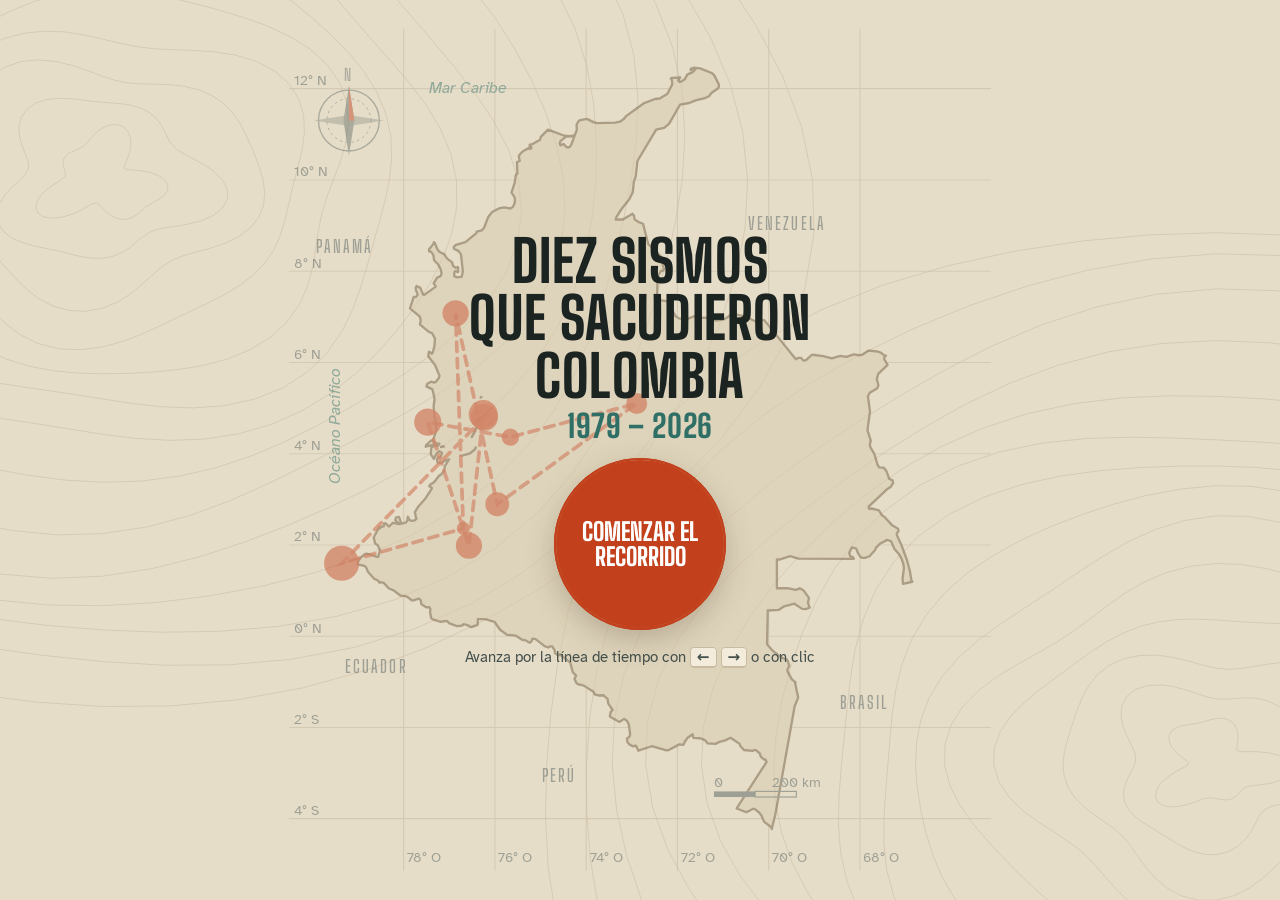
<file: index.html>
<!doctype html>
<html lang="es" data-theme="light">
<head>
  <meta charset="utf-8">
  <meta name="viewport" content="width=device-width, initial-scale=1, viewport-fit=cover">
  <title>Diez sismos que sacudieron Colombia</title>
  <link rel="preconnect" href="https://fonts.googleapis.com">
  <link rel="preconnect" href="https://fonts.gstatic.com" crossorigin>
  <link rel="stylesheet" href="https://fonts.googleapis.com/css2?family=Big+Shoulders+Display:wght@600;800&family=Atkinson+Hyperlegible:ital,wght@0,400;0,700;1,400&display=swap">
  <link rel="stylesheet" href="estilos3.css">
</head>
<body>
<canvas id="topo" aria-hidden="true"></canvas>

<div class="cover" id="cover">
  <svg class="ghostmap" id="ghost" viewBox="0 0 300 360" aria-hidden="true"></svg>
  <div class="cover-in">
    <h1>Diez sismos que sacudieron Colombia<span>1979 – 2026</span></h1>
    <button class="go" id="go" type="button">Comenzar el recorrido</button>
    <p class="hint">Avanza por la línea de tiempo con <kbd>←</kbd> <kbd>→</kbd> o con clic</p>
  </div>
</div>

<div class="app line" id="app" hidden>
  <div class="top">
    <h1>Diez sismos <span>que sacudieron Colombia</span></h1>
    <span class="sp"></span>
    <button class="btn" type="button" id="play" aria-pressed="false"><svg viewBox="0 0 16 16" aria-hidden="true" id="play-ico"><path d="M5 3v10l8-5z" fill="currentColor"/></svg><span id="play-t">Automático</span></button>
    <button class="btn" type="button" id="b-line">Línea de tiempo</button>
    <button class="btn" type="button" id="b-src">Fuentes</button>
    <button class="btn" type="button" id="b-full" aria-label="Pantalla completa"><svg viewBox="0 0 16 16" aria-hidden="true"><path d="M2 6V2h4M10 2h4v4M14 10v4h-4M6 14H2v-4" fill="none" stroke="currentColor" stroke-width="1.8"/></svg></button>
  </div>

  <section class="bigline" id="bigline" aria-label="Línea de tiempo">
    <div class="bl-head" id="bl-head" aria-live="polite"></div>
    <div class="bl-track" id="bl-track"><div class="bl-inner" id="bl-inner"><canvas id="bl-seis" aria-hidden="true"></canvas><svg id="bl-svg" role="group" aria-label="Sismos en el tiempo"></svg></div></div>
    <p class="bl-hint" id="bl-hint"></p>
  </section>

  <div class="stage">
    <div class="mapbox">
      <div class="zoomctl" role="group" aria-label="Zoom del mapa"><button type="button" id="z-in" aria-label="Acercar">+</button><button type="button" id="z-out" aria-label="Alejar">−</button><button type="button" id="z-reset" aria-label="Volver a centrar en el sismo"><svg viewBox="0 0 16 16" aria-hidden="true"><circle cx="8" cy="8" r="5" fill="none" stroke="currentColor" stroke-width="1.6"/><circle cx="8" cy="8" r="1.6" fill="currentColor"/><path d="M8 0v3M8 13v3M0 8h3M13 8h3" stroke="currentColor" stroke-width="1.6"/></svg></button></div>
      <svg id="map" viewBox="0 0 300 360" role="img" aria-label="Mapa de Colombia con el recorrido de los epicentros"></svg>
      <div class="legend" id="legend"><span><b></b>Epicentro</span><span><span class="sw2" style="background:transparent;border:1.5px solid var(--rojo)"></span>Departamentos más afectados</span><span id="leg-regs"></span></div>
    </div>
    <div class="notewrap">
      <article class="note" id="note" aria-live="polite"></article>
    </div>
  </div>

  <div class="strip">
    <canvas id="seis" aria-hidden="true"></canvas>
    <div class="strip-in">
      <button class="arrow" id="prev" type="button" aria-label="Sismo anterior"><svg viewBox="0 0 16 16" aria-hidden="true"><path d="M10 3 5 8l5 5" fill="none" stroke="currentColor" stroke-width="2"/></svg></button>
      <div class="years" id="years" role="group" aria-label="Línea de tiempo"></div>
      <button class="arrow" id="next" type="button" aria-label="Sismo siguiente"><svg viewBox="0 0 16 16" aria-hidden="true"><path d="m6 3 5 5-5 5" fill="none" stroke="currentColor" stroke-width="2"/></svg></button>
    </div>
    <span class="count num" id="count"></span>
  </div>
</div>

<div class="modal" id="modal" hidden role="dialog" aria-modal="true" aria-labelledby="cmp-t">
  <div class="cmp" id="cmp"></div>
</div>

<div class="panel" id="panel" hidden role="dialog" aria-modal="true" aria-labelledby="src-t">
  <div class="in">
    <div><button class="btn" type="button" id="src-close">Volver al recorrido</button></div>
    <h2 id="src-t">Fuentes</h2>
    <ol id="src-list"></ol>
    <p>Horas en hora local de Colombia. Las cifras de víctimas son de la fuente indicada en cada sismo y pueden diferir entre entidades. Balance nacional de 2026 con corte al 15 de septiembre de 2026 (UNGRD). Límites departamentales: mapa de Colombia de svg-maps (Victor Cazanave), licencia CC BY 4.0, georreferenciado para esta pieza. Las regiones naturales son aproximadas, trazadas a partir de los departamentos. Pieza elaborada para un reportaje universitario sobre Roldanillo (Valle del Cauca).</p>
  </div>
</div>

<script src="recorrido3.js"></script>
</body>
</html>
</file>
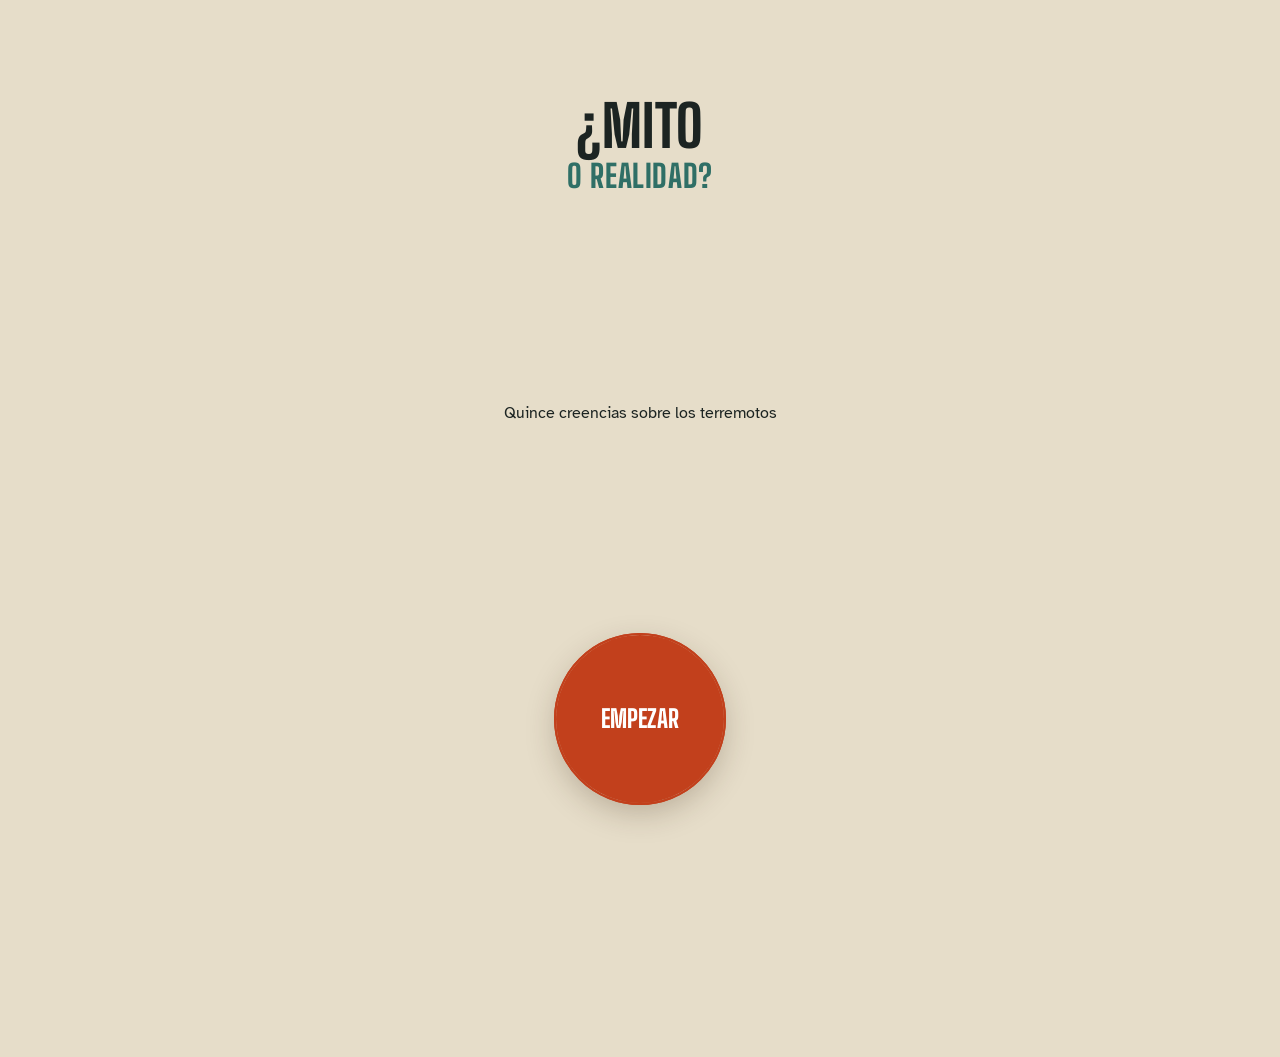
<file: index (2).html>
<!doctype html>
<html lang="es">
<head>
  <meta charset="utf-8">
  <meta name="viewport" content="width=device-width, initial-scale=1, viewport-fit=cover">
  <title>¿Mito o realidad? Terremotos</title>
  <link rel="preconnect" href="https://fonts.googleapis.com">
  <link rel="preconnect" href="https://fonts.gstatic.com" crossorigin>
  <link rel="stylesheet" href="https://fonts.googleapis.com/css2?family=Big+Shoulders+Display:wght@600;800&family=Atkinson+Hyperlegible:ital,wght@0,400;0,700;1,400&display=swap">
  <link rel="stylesheet" href="styles.css">
</head>
<body>
<canvas id="scene" aria-hidden="true"></canvas>
<div class="app" id="app">
  <div class="topbar" id="topbar" hidden>
    <button class="btn ghost" id="to-menu" type="button"><svg viewBox="0 0 16 16" aria-hidden="true"><path d="M2 4h12M2 8h12M2 12h12" stroke="currentColor" stroke-width="1.8"/></svg>Inicio</button>
    <span class="brand">¿Mito o realidad?</span>
    <span class="spacer"></span>
    <button class="btn ghost" id="t-src" type="button">Fuentes</button>
    <div class="meter"><span><b class="num" id="hits">0</b>aciertos</span><span><b class="num" id="streak">0</b>seguidos</span></div>
    <div class="track" id="track" aria-hidden="true"></div>
    <span class="sr" id="ptxt"></span>
  </div>

  <section class="screen" id="s-menu" aria-labelledby="m-title">
    <div class="cover">
      <h1 id="m-title">¿Mito<span>o realidad?</span></h1>
      <p class="cover-sub">Quince creencias sobre los terremotos</p>
      <button class="go" type="button" id="m-start">Empezar</button>
    </div>
  </section>

  <section class="screen" id="s-rules" hidden aria-labelledby="r-title">
    <div class="rules">
      <h2 id="r-title">Antes de empezar</h2>
      <p class="aware">Después de un terremoto circulan muchas ideas: que se puede predecir, que lo anuncia el clima, que el marco de la puerta protege. Algunas son inofensivas; otras llevan a tomar malas decisiones cuando más importa. Esta actividad busca informar sobre las creencias más comunes y contrastarlas con lo que dicen el Servicio Geológico Colombiano, el USGS y otras fuentes científicas.</p>
      <h3 class="how">Cómo funciona</h3>
      <ol class="steps">
        <li><b>Lee la afirmación.</b><span>Son ideas que circulan sobre los terremotos.</span></li>
        <li><b>Elige una respuesta.</b><span><em class="t mito">Mito</em> si es falsa, <em class="t realidad">Realidad</em> si es cierta y <em class="t medias">A medias</em> si tiene algo de cierto pero engaña.</span></li>
        <li><b>Lee el veredicto.</b><span>Verás la explicación y su fuente. En “Quiero saber más” hay contexto de Colombia.</span></li>
        <li><b>Mira el terreno.</b><span>Cada respuesta incorrecta sacude la tierra y la agrieta, como recordatorio de lo que está en juego cuando creemos en un mito.</span></li>
      </ol>
      <p class="keys">Puedes responder con el ratón o con el teclado: teclas <kbd>1</kbd> <kbd>2</kbd> <kbd>3</kbd> para responder y <kbd>→</kbd> para pasar a la siguiente. Con <kbd>←</kbd> o el botón “Anterior” vuelves a ver las que ya respondiste.</p>
      <div><button class="btn primary" type="button" id="r-go">Entendido, empezar</button></div>
    </div>
  </section>

  <section class="screen" id="s-play" hidden aria-label="Afirmaciones">
    <div class="play">
      <div class="stage" id="stage">
        <div class="card" id="card">
          <div class="face front" id="front">
            <span class="n num" id="f-n">Afirmación 1 de 15</span>
            <p class="claim" id="f-claim"></p>
            <div class="backrow"><button class="btn ghost" id="prev2" type="button">← Volver a la anterior</button></div>
          </div>
          <div class="face back" id="back" aria-hidden="true">
            <div class="verdict"><span class="tag" id="b-tag"></span><span class="result" id="b-res"></span></div>
            <p class="short" id="b-short"></p>
            <p class="src" id="b-src"></p>
            <details class="more" id="b-more">
              <summary>Quiero saber más</summary>
              <p id="b-long"></p>
              <ul id="b-links"></ul>
            </details>
            <div class="nextrow"><button class="btn ghost" id="prev" type="button">← Anterior</button><button class="btn" id="next" type="button">Siguiente</button></div>
          </div>
        </div>
      </div>
      <div class="choices" role="group" aria-label="Tu respuesta" id="choices">
        <button class="choice" type="button" data-v="mito">Mito<small>tecla 1</small></button>
        <button class="choice" type="button" data-v="medias">A medias<small>tecla 2</small></button>
        <button class="choice" type="button" data-v="realidad">Realidad<small>tecla 3</small></button>
      </div>
      <p class="ground-msg" id="ground-msg">Elige una respuesta con el ratón, con las flechas y Enter o con las teclas 1, 2 y 3.</p>
      <p class="sr" aria-live="polite" id="live"></p>
    </div>
  </section>

  <section class="screen" id="s-final" hidden aria-label="Resultado"></section>
</div>

<div class="panel" id="p-how" hidden role="dialog" aria-modal="true" aria-labelledby="how-t">
  <div class="inner">
    <div><button class="btn ghost" type="button" data-close>Volver</button></div>
    <h2 id="how-t">Cómo funciona</h2>
    <p>Cada tarjeta presenta una afirmación que circula sobre los terremotos. Elige una de tres respuestas:</p>
    <p><b>Mito:</b> la evidencia científica la contradice. <b>Realidad:</b> la evidencia la respalda. <b>A medias:</b> tiene una parte cierta, pero tal como se dice es engañosa.</p>
    <p>Después de responder verás el veredicto, una explicación corta y su fuente. “Quiero saber más” amplía el contexto, con ejemplos de Colombia cuando los hay. Al final aparece la lista completa de afirmaciones y veredictos para repasar.</p>
    <p>Con el teclado: flechas izquierda y derecha para moverte entre respuestas, Enter para elegir y para pasar a la siguiente; también sirven las teclas 1, 2 y 3. Con el botón “Anterior”, la flecha izquierda o tocando la barra de progreso vuelves a las afirmaciones que ya viste. Esc vuelve al menú.</p>
    <p>El fondo es una ilustración del terreno con un sismógrafo. Cuando una respuesta es incorrecta, el terreno se sacude, se agrieta y caen fragmentos de roca; cuando es correcta, se aquieta. Si tu equipo tiene activada la opción de reducir movimiento, los cambios se muestran sin animación.</p>
  </div>
</div>
<div class="panel" id="p-src" hidden role="dialog" aria-modal="true" aria-labelledby="src-t">
  <div class="inner">
    <div><button class="btn ghost" type="button" data-close>Volver</button></div>
    <h2 id="src-t">Fuentes</h2>
    <ol id="fuentes-list"></ol>
    <p>Pieza elaborada para un reportaje universitario sobre el terremoto del 10 de agosto de 2026 y Roldanillo (Valle del Cauca). Fuentes consultadas hasta el 22 de octubre de 2026.</p>
  </div>
</div>

<script src="script.js"></script>
</body>
</html>
</file>
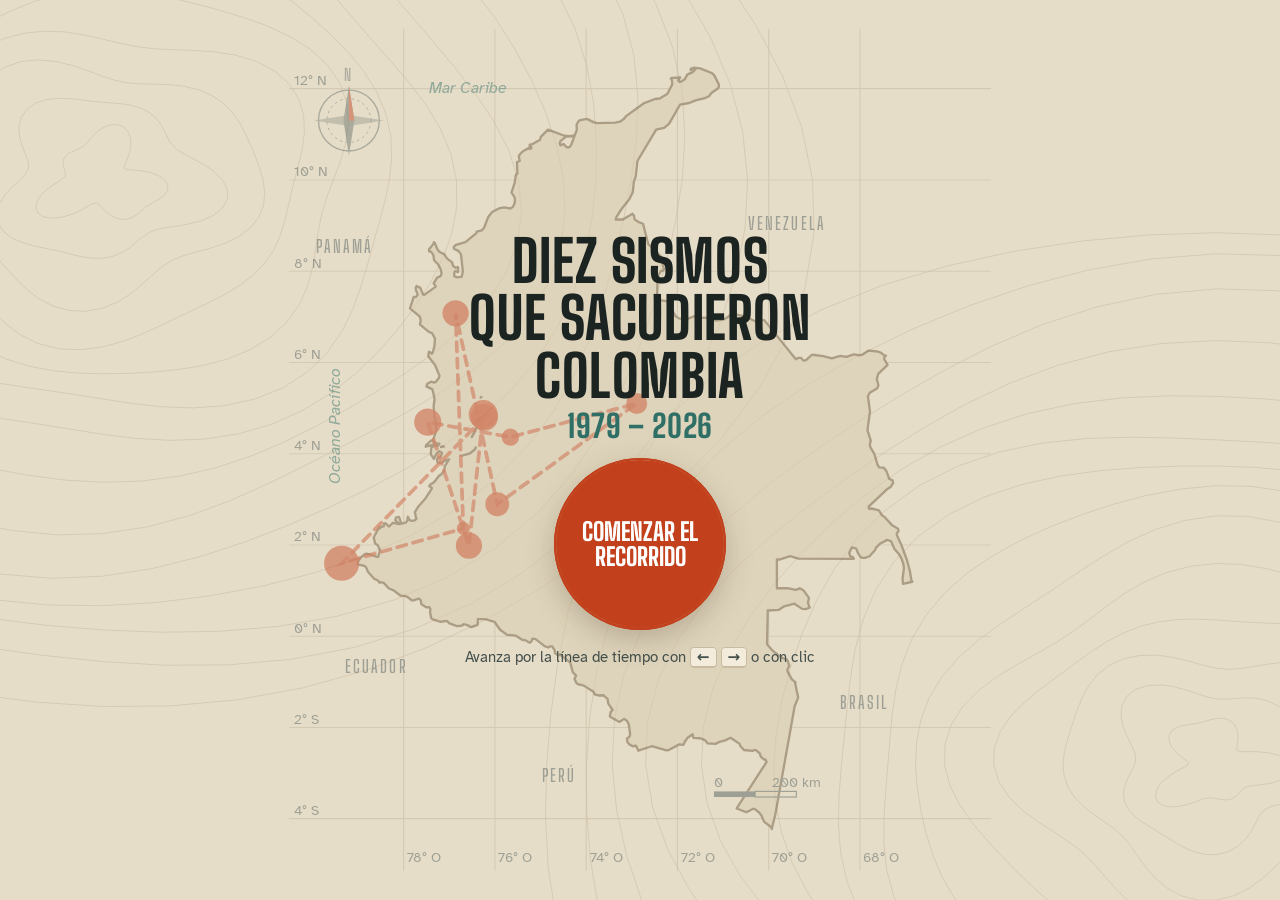
<file: recorrido.html>
<!doctype html>
<html lang="es" data-theme="light">
<head>
  <meta charset="utf-8">
  <meta name="viewport" content="width=device-width, initial-scale=1, viewport-fit=cover">
  <title>Diez sismos que sacudieron Colombia</title>
  <link rel="preconnect" href="https://fonts.googleapis.com">
  <link rel="preconnect" href="https://fonts.gstatic.com" crossorigin>
  <link rel="stylesheet" href="https://fonts.googleapis.com/css2?family=Big+Shoulders+Display:wght@600;800&family=Atkinson+Hyperlegible:ital,wght@0,400;0,700;1,400&display=swap">
  <link rel="stylesheet" href="styles.css">
</head>
<body>
<canvas id="topo" aria-hidden="true"></canvas>

<div class="cover" id="cover">
  <svg class="ghostmap" id="ghost" viewBox="0 0 300 360" aria-hidden="true"></svg>
  <div class="cover-in">
    <h1>Diez sismos que sacudieron Colombia<span>1979 – 2026</span></h1>
    <button class="go" id="go" type="button">Comenzar el recorrido</button>
    <p class="hint">Avanza por la línea de tiempo con <kbd>←</kbd> <kbd>→</kbd> o con clic</p>
  </div>
</div>

<div class="app line" id="app" hidden>
  <div class="top">
    <h1>Diez sismos <span>que sacudieron Colombia</span></h1>
    <span class="sp"></span>
    <button class="btn" type="button" id="play" aria-pressed="false"><svg viewBox="0 0 16 16" aria-hidden="true" id="play-ico"><path d="M5 3v10l8-5z" fill="currentColor"/></svg><span id="play-t">Automático</span></button>
    <button class="btn" type="button" id="b-line">Línea de tiempo</button>
    <button class="btn" type="button" id="b-src">Fuentes</button>
    <button class="btn" type="button" id="b-full" aria-label="Pantalla completa"><svg viewBox="0 0 16 16" aria-hidden="true"><path d="M2 6V2h4M10 2h4v4M14 10v4h-4M6 14H2v-4" fill="none" stroke="currentColor" stroke-width="1.8"/></svg></button>
  </div>

  <section class="bigline" id="bigline" aria-label="Línea de tiempo">
    <div class="bl-head" id="bl-head" aria-live="polite"></div>
    <div class="bl-track" id="bl-track"><div class="bl-inner" id="bl-inner"><canvas id="bl-seis" aria-hidden="true"></canvas><svg id="bl-svg" role="group" aria-label="Sismos en el tiempo"></svg></div></div>
    <p class="bl-hint" id="bl-hint"></p>
  </section>

  <div class="stage">
    <div class="mapbox">
      <div class="zoomctl" role="group" aria-label="Zoom del mapa"><button type="button" id="z-in" aria-label="Acercar">+</button><button type="button" id="z-out" aria-label="Alejar">−</button><button type="button" id="z-reset" aria-label="Volver a centrar en el sismo"><svg viewBox="0 0 16 16" aria-hidden="true"><circle cx="8" cy="8" r="5" fill="none" stroke="currentColor" stroke-width="1.6"/><circle cx="8" cy="8" r="1.6" fill="currentColor"/><path d="M8 0v3M8 13v3M0 8h3M13 8h3" stroke="currentColor" stroke-width="1.6"/></svg></button></div>
      <svg id="map" viewBox="0 0 300 360" role="img" aria-label="Mapa de Colombia con el recorrido de los epicentros"></svg>
      <div class="legend" id="legend"><span><b></b>Epicentro</span><span><span class="sw2" style="background:transparent;border:1.5px solid var(--rojo)"></span>Departamentos más afectados</span><span id="leg-regs"></span></div>
    </div>
    <div class="notewrap">
      <article class="note" id="note" aria-live="polite"></article>
    </div>
  </div>

  <div class="strip">
    <canvas id="seis" aria-hidden="true"></canvas>
    <div class="strip-in">
      <button class="arrow" id="prev" type="button" aria-label="Sismo anterior"><svg viewBox="0 0 16 16" aria-hidden="true"><path d="M10 3 5 8l5 5" fill="none" stroke="currentColor" stroke-width="2"/></svg></button>
      <div class="years" id="years" role="group" aria-label="Línea de tiempo"></div>
      <button class="arrow" id="next" type="button" aria-label="Sismo siguiente"><svg viewBox="0 0 16 16" aria-hidden="true"><path d="m6 3 5 5-5 5" fill="none" stroke="currentColor" stroke-width="2"/></svg></button>
    </div>
    <span class="count num" id="count"></span>
  </div>
</div>

<div class="modal" id="modal" hidden role="dialog" aria-modal="true" aria-labelledby="cmp-t">
  <div class="cmp" id="cmp"></div>
</div>

<div class="panel" id="panel" hidden role="dialog" aria-modal="true" aria-labelledby="src-t">
  <div class="in">
    <div><button class="btn" type="button" id="src-close">Volver al recorrido</button></div>
    <h2 id="src-t">Fuentes</h2>
    <ol id="src-list"></ol>
    <p>Horas en hora local de Colombia. Las cifras de víctimas son de la fuente indicada en cada sismo y pueden diferir entre entidades. Balance nacional de 2026 con corte al 15 de septiembre de 2026 (UNGRD). Límites departamentales: mapa de Colombia de svg-maps (Victor Cazanave), licencia CC BY 4.0, georreferenciado para esta pieza. Las regiones naturales son aproximadas, trazadas a partir de los departamentos. Pieza elaborada para un reportaje universitario sobre Roldanillo (Valle del Cauca).</p>
  </div>
</div>

<script src="recorrido.js"></script>
</body>
</html>
</file>
<file: estilos3.css>
/* Layout: aplicación de pantalla completa. Portada con un botón central → recorrido: mapa grande de Colombia con la ruta de los epicentros (izq.), nota de campo clavada con los datos del sismo (der.), franja de línea de tiempo con sismógrafo abajo. Comparar se abre desde la nota. */
:root{
  --tierra:#8A6A4A;--musgo:#7E9A5B;--ocre:#D9A441;--rojo:#F0602E;--accent:#6FB8A6;--neutro:#E9EFEA;--oscuro:#0F1A1C;
  --bg:#0F1A1C;--surface:#152326;--surface-2:#1E3034;--ink:#E9EFEA;--ink-2:#B9C6C1;--ink-3:#8B9A95;--line:#2B3E42;
  --paper:#1B2A2D;--paper-edge:#2E4246;--sea:#13292D;--land:#26393A;--land-stroke:#6C8E87;--grat:#22383C;
  --strata-1:#6E5A45;--strata-2:#5C4A39;--strata-3:#4B3D30;--mantle:#3A2C24;
  --serie-a:#C07E25;--serie-b:#3D8FC4;--focus:#8FD3C2;--pin:#E2452A;--shadow:rgba(0,0,0,.45);
  --r-caribe:#7E602C;--r-andina:#5E3E31;--r-pacifica:#1D5C56;--r-orinoquia:#6A6528;--r-amazonia:#2F5E2B;
  color-scheme:dark;
  --f-display:"Big Shoulders Display","Arial Narrow",Impact,sans-serif;
  --f-body:"Atkinson Hyperlegible",system-ui,-apple-system,"Segoe UI",sans-serif;
}
@media (prefers-color-scheme: light){
  :root:not([data-theme="dark"]){
    --tierra:#6B4A2F;--musgo:#56683A;--ocre:#9A6A1C;--rojo:#C2401C;--accent:#2F6F66;
    --bg:#E6DDC9;--surface:#F3ECDD;--surface-2:#E0D5BE;--ink:#1C2422;--ink-2:#45504C;--ink-3:#66706B;--line:#C9BB9F;
    --paper:#F7F1E3;--paper-edge:#D8CBB0;--sea:#A7D0D2;--land:#D9CDB0;--land-stroke:#7D6A4F;--grat:#C7BCA3;
    --strata-1:#D2BC94;--strata-2:#BFA27A;--strata-3:#A68762;--mantle:#B8946C;
    --serie-a:#9A5F12;--serie-b:#1F6E99;--focus:#1F6E99;--pin:#C9361F;--shadow:rgba(60,40,20,.25);--r-caribe:#EBC27C;--r-andina:#DBA67A;--r-pacifica:#8CC5AE;--r-orinoquia:#DCCB5E;--r-amazonia:#8CC174;color-scheme:light}
}
:root[data-theme="light"]{
    --tierra:#6B4A2F;--musgo:#56683A;--ocre:#9A6A1C;--rojo:#C2401C;--accent:#2F6F66;
    --bg:#E6DDC9;--surface:#F3ECDD;--surface-2:#E0D5BE;--ink:#1C2422;--ink-2:#45504C;--ink-3:#66706B;--line:#C9BB9F;
    --paper:#F7F1E3;--paper-edge:#D8CBB0;--sea:#A7D0D2;--land:#D9CDB0;--land-stroke:#7D6A4F;--grat:#C7BCA3;
    --strata-1:#D2BC94;--strata-2:#BFA27A;--strata-3:#A68762;--mantle:#B8946C;
    --serie-a:#9A5F12;--serie-b:#1F6E99;--focus:#1F6E99;--pin:#C9361F;--shadow:rgba(60,40,20,.25);--r-caribe:#EBC27C;--r-andina:#DBA67A;--r-pacifica:#8CC5AE;--r-orinoquia:#DCCB5E;--r-amazonia:#8CC174;color-scheme:light}



*{box-sizing:border-box}
[hidden]{display:none!important}
html,body{height:100%}
body{background:var(--bg);color:var(--ink);font-family:var(--f-body);font-size:16px;line-height:1.45;margin:0;overflow:hidden}
a{color:inherit;text-decoration-color:var(--ocre);text-underline-offset:3px}
:focus-visible{outline:3px solid var(--focus);outline-offset:2px;border-radius:6px}
button,select{font:inherit;color:inherit}
h1,h2,h3{font-family:var(--f-display);font-weight:800;line-height:1;margin:0;text-wrap:balance;letter-spacing:.01em}
.num{font-variant-numeric:tabular-nums}
#topo{position:fixed;inset:0;width:100%;height:100%;z-index:0}

.btn{display:inline-flex;align-items:center;gap:7px;background:var(--surface);border:1.5px solid var(--line);border-radius:8px;padding:7px 12px;cursor:pointer;line-height:1.1}
.btn:hover{border-color:var(--ink)}
.btn svg{width:16px;height:16px;flex:none}

/* Portada */
.cover{position:fixed;inset:0;z-index:20;display:grid;place-items:center;text-align:center;padding-left:max(16px,env(safe-area-inset-left,0px));padding-right:max(16px,env(safe-area-inset-right,0px))}
.cover .ghostmap{position:absolute;left:50%;top:50%;width:min(78vh,92vw);transform:translate(-50%,-50%);opacity:.55;pointer-events:none}
.cover-in{position:relative;display:flex;flex-direction:column;align-items:center;gap:18px}
.cover h1{font-size:clamp(2rem,5.4vw,3.6rem);text-transform:uppercase;max-width:16ch}
.cover h1 span{display:block;color:var(--accent);font-size:.55em;margin-top:6px}
.go{position:relative;width:168px;height:168px;border-radius:50%;border:0;background:var(--rojo);color:#fff;cursor:pointer;font-family:var(--f-display);font-weight:800;font-size:1.55rem;line-height:1.02;text-transform:uppercase;box-shadow:0 10px 30px var(--shadow)}
.go::before,.go::after{content:"";position:absolute;inset:-2px;border-radius:50%;border:2px solid var(--rojo);pointer-events:none}
@media (prefers-reduced-motion:no-preference){
  .go::before{animation:pulse 2.6s ease-out infinite}.go::after{animation:pulse 2.6s ease-out 1.3s infinite}
}
@keyframes pulse{from{transform:scale(1);opacity:.9}to{transform:scale(1.9);opacity:0}}
.go:hover{filter:brightness(1.08)}
.cover .hint{color:var(--ink-2);font-size:.95rem;margin:0}
kbd{font-family:var(--f-body);font-weight:700;border:1px solid var(--line);border-bottom-width:2px;border-radius:4px;padding:0 6px;background:var(--surface)}

/* App */
.app{position:relative;z-index:1;height:100%;display:grid;grid-template-rows:auto minmax(0,1fr) auto}
.top{display:flex;align-items:center;gap:10px 14px;flex-wrap:wrap;padding-block:10px 4px;padding-left:max(16px,env(safe-area-inset-left,0px));padding-right:max(16px,env(safe-area-inset-right,0px))}
.top h1{font-size:1.4rem;text-transform:uppercase}
.top h1 span{color:var(--accent)}
.top .sp{flex:1}
.stage{display:grid;grid-template-columns:minmax(0,1.25fr) minmax(320px,.9fr);gap:12px 24px;min-height:0;padding-left:max(16px,env(safe-area-inset-left,0px));padding-right:max(16px,env(safe-area-inset-right,0px))}
.mapbox{position:relative;min-height:0;display:flex;align-items:center;justify-content:center}
#map{width:100%;height:100%;max-height:100%;display:block;cursor:pointer}
.legend{position:absolute;left:0;bottom:6px;font-size:.78rem;color:var(--ink-2);background:color-mix(in srgb,var(--surface) 88%,transparent);border:1px solid var(--line);border-radius:6px;padding:5px 9px;display:flex;gap:12px;flex-wrap:wrap;max-width:100%}
.legend i{display:inline-block;width:18px;border-top:2px dashed var(--rojo);vertical-align:middle;margin-right:5px}
.legend b{display:inline-block;width:9px;height:9px;border-radius:50%;background:var(--rojo);vertical-align:-1px;margin-right:5px}

/* Mapa */
.sea{fill:var(--sea)}
.land{fill:var(--land);stroke:var(--land-stroke);stroke-width:1;stroke-linejoin:round}
.grat{stroke:var(--grat);stroke-width:.5}
.glab{fill:var(--ink-3);font-size:6px;font-family:var(--f-body)}
.nlab{fill:var(--ink-3);font-size:calc(7.5px * var(--zs,1));font-family:var(--f-display);font-weight:600;letter-spacing:.12em;text-transform:uppercase}
.slab{fill:var(--accent);font-size:calc(7px * var(--zs,1));font-family:var(--f-body);font-style:italic;opacity:.85}
.city circle{fill:var(--ink-2)}
.city text{fill:var(--ink-2);font-size:calc(5.6px * var(--zs,1));font-family:var(--f-body)}
.city.rold circle{fill:var(--ocre)}.city.rold text{fill:var(--ink);font-weight:700}
.route-all{fill:none;stroke:var(--rojo);stroke-width:1;stroke-dasharray:3 3;opacity:.28}
.route-done{fill:none;stroke:var(--rojo);stroke-width:1.6;stroke-dasharray:4 3;stroke-linecap:round}
.stop circle.dot{fill:var(--tierra);stroke:var(--surface);stroke-width:1}
.stop text{fill:#fff;font-size:5.4px;font-weight:700;font-family:var(--f-body);text-anchor:middle;pointer-events:none}
.stop.seen circle.dot{fill:var(--musgo)}
.stop.cur circle.dot{fill:var(--rojo);filter:drop-shadow(0 0 3px var(--rojo))}
.stop{cursor:pointer}
.ring{fill:none;stroke:var(--rojo);stroke-width:1}
.ring.b{stroke:var(--serie-b)}
@media (prefers-reduced-motion:no-preference){
  .ring{animation:ripple 2.4s ease-out infinite;transform-box:fill-box;transform-origin:center}
  .ring.r2{animation-delay:.8s}.ring.r3{animation-delay:1.6s}
}
@keyframes ripple{from{transform:scale(.4);opacity:.95}to{transform:scale(4.6);opacity:0}}

.reg{stroke:none}
.dep{fill:none;stroke:var(--land-stroke);stroke-width:.35;stroke-opacity:.7;stroke-linejoin:round}
.outline{fill:none;stroke:var(--land-stroke);stroke-width:1.1;stroke-linejoin:round}
.hl{fill:none;stroke:var(--rojo);stroke-width:1.1;stroke-linejoin:round;filter:drop-shadow(0 0 2px color-mix(in srgb,var(--rojo) 60%,transparent))}
.veil{fill:var(--bg);opacity:.16}
.dlab.on{font-size:calc(4.2px * var(--zs,1));paint-order:stroke;stroke:var(--surface);stroke-width:calc(1.2px * var(--zs,1))}
.stop:not(.cur){opacity:.9}
.dlab{fill:var(--ink-3);font-size:calc(3.5px * var(--zs,1));font-family:var(--f-body);text-transform:uppercase;letter-spacing:.06em;text-anchor:middle;pointer-events:none}
.dlab.on{fill:var(--rojo);font-weight:700}
.rlab{fill:var(--ink-2);opacity:.75;font-size:calc(9px * var(--zs,1));font-family:var(--f-display);font-weight:800;letter-spacing:.28em;text-transform:uppercase;text-anchor:middle;pointer-events:none}
.regchip{display:inline-flex;align-items:center;gap:6px;font-size:.8rem;font-weight:700;padding:2px 9px;border-radius:999px;border:1px solid var(--line);margin:8px 0 0}
.regchip i{width:11px;height:11px;border-radius:3px;border:1px solid var(--land-stroke)}
.legend .sw2{display:inline-block;width:11px;height:11px;border-radius:2px;vertical-align:-1px;margin-right:4px;border:1px solid var(--land-stroke)}

.zoomctl{position:absolute;top:8px;right:8px;z-index:2;display:flex;flex-direction:column;gap:4px}
.zoomctl button{width:34px;height:34px;border-radius:8px;border:1.5px solid var(--line);background:color-mix(in srgb,var(--surface) 92%,transparent);font-size:1.3rem;font-weight:700;line-height:1;cursor:pointer;display:grid;place-items:center}
.zoomctl button:hover{border-color:var(--ink)}
.zoomctl svg{width:16px;height:16px}
#map{touch-action:none}
.stop:focus{outline:none}
#map.grab{cursor:grabbing}
/* Nota de campo */
.notewrap{position:relative;min-height:0;display:flex;align-items:center;padding-block:14px}
.note{position:relative;width:100%;max-height:100%;overflow-y:auto;background:var(--paper);border:1px solid var(--paper-edge);padding:26px 24px 30px;box-shadow:0 14px 30px var(--shadow);transform:rotate(.6deg);
  clip-path:polygon(0 1%,6% 0,14% .8%,25% 0,38% .6%,52% 0,66% .9%,78% .2%,90% .8%,100% 0,99.4% 20%,100% 45%,99.3% 70%,100% 99%,92% 98.4%,84% 100%,73% 98.6%,61% 100%,48% 98.8%,36% 100%,24% 98.5%,12% 100%,3% 98.7%,0 100%,.6% 70%,0 40%,.5% 15%)}
.pin{position:absolute;top:2px;left:50%;width:30px;height:34px;transform:translateX(-50%);z-index:3;pointer-events:none;filter:drop-shadow(0 3px 2px var(--shadow))}
.note.enter{animation:drop .45s cubic-bezier(.2,.8,.3,1)}
@keyframes drop{from{transform:translateY(-14px) rotate(-1.5deg);opacity:0}to{transform:rotate(.6deg);opacity:1}}
.n-head{display:flex;justify-content:space-between;gap:10px;font-size:.8rem;color:var(--ink-3);font-weight:700;margin-top:4px}
.note h2{font-size:clamp(1.8rem,3.4vw,2.6rem);text-transform:uppercase;margin-top:6px}
.note h2 .yr{display:block;color:var(--rojo);font-size:1.5em;line-height:.9}
.when{margin:6px 0 12px;color:var(--ink-2);font-weight:700}
.stats{display:grid;grid-template-columns:repeat(3,minmax(0,1fr));gap:8px;border-block:1px dashed var(--paper-edge);padding-block:10px}
.stat{display:flex;flex-direction:column;gap:2px;min-width:0}
.stat b{font-family:var(--f-display);font-weight:800;font-size:2.1rem;line-height:.95}
.stat small{font-size:.76rem;color:var(--ink-2)}
.stat.m b{color:var(--rojo)}
.sonda{display:flex;gap:6px;align-items:flex-end}
.sonda svg{width:16px;height:40px;flex:none}
.pc{display:inline-block;font-size:.7rem;font-weight:700;padding:0 6px;border-radius:999px;border:1px solid var(--ocre);color:var(--ink);white-space:nowrap}
.where{margin:10px 0 0;font-size:.92rem;color:var(--ink-2)}
.where b{color:var(--ink)}
.why{margin:10px 0 0;font-size:1rem;padding-left:10px;border-left:3px solid var(--accent)}
.rold{margin:10px 0 0;font-size:.92rem;background:color-mix(in srgb,var(--ocre) 16%,transparent);border-radius:6px;padding:6px 10px}
.acts{display:flex;flex-wrap:wrap;gap:8px 12px;align-items:center;margin-top:14px}
.acts select{background:var(--surface);border:1.5px solid var(--line);border-radius:8px;padding:7px 9px;max-width:100%}
.acts label{display:flex;align-items:center;gap:8px;font-weight:700;font-size:.92rem;flex-wrap:wrap}
details.more{margin-top:12px;font-size:.88rem;color:var(--ink-2)}
details.more summary{cursor:pointer;font-weight:700;color:var(--ink)}
details.more dl{display:grid;grid-template-columns:max-content minmax(0,1fr);gap:4px 12px;margin:8px 0}
details.more dt{font-weight:700;color:var(--ink)}
details.more dd{margin:0}
details.more ul{padding-left:18px;margin:4px 0 0}
@media (max-width:480px){details.more dl{grid-template-columns:1fr}}

/* Franja de tiempo */
.strip{position:relative;padding-block:6px 10px;padding-left:max(16px,env(safe-area-inset-left,0px));padding-right:max(16px,env(safe-area-inset-right,0px))}
#seis{position:absolute;left:0;right:0;top:0;width:100%;height:100%;pointer-events:none}
.strip-in{position:relative;display:grid;grid-template-columns:auto minmax(0,1fr) auto;gap:10px;align-items:center}
.arrow{width:48px;height:48px;border-radius:50%;border:1.5px solid var(--ink);background:var(--surface);cursor:pointer;display:grid;place-items:center}
.arrow svg{width:20px;height:20px}
.arrow[disabled]{opacity:.35;cursor:default}
.years{position:relative;display:grid;grid-template-columns:repeat(10,minmax(0,1fr));align-items:center;overflow-x:auto}
.years::before{content:"";position:absolute;left:4%;right:4%;top:32px;border-top:2px solid var(--ink-3)}
.yb{position:relative;background:none;border:0;cursor:pointer;display:flex;flex-direction:column;align-items:center;gap:2px;padding:2px 0;min-width:52px}
.yb .d{height:44px;display:grid;place-items:center}
.yb .d span{display:block;border-radius:50%;background:var(--tierra);border:2px solid var(--bg)}
.yb.seen .d span{background:var(--musgo)}
.yb[aria-current="true"] .d span{background:var(--rojo);box-shadow:0 0 0 5px color-mix(in srgb,var(--rojo) 25%,transparent)}
.yb .y{font-family:var(--f-display);font-weight:800;font-size:1.05rem;color:var(--ink-2)}
.yb[aria-current="true"] .y{color:var(--rojo)}
.yb .l{font-size:.7rem;color:var(--ink-3);white-space:nowrap;max-width:76px;overflow:hidden;text-overflow:ellipsis}
.count{position:absolute;right:0;top:-2px;font-size:.78rem;color:var(--ink-3)}


/* Línea de tiempo principal */
.bigline{grid-area:2/1/4/2;position:relative;z-index:4;display:flex;flex-direction:column;justify-content:center;gap:10px;min-height:0;padding-left:max(16px,env(safe-area-inset-left,0px));padding-right:max(16px,env(safe-area-inset-right,0px));transition:transform .6s cubic-bezier(.4,0,.2,1),opacity .45s ease}
.app.detail .bigline{transform:translateY(34vh) scale(.6);opacity:0;pointer-events:none}
.app.line .stage{opacity:0;transform:translateY(-14px);pointer-events:none;visibility:hidden}
.stage{grid-row:2;grid-column:1;transition:opacity .45s ease .1s,transform .45s ease .1s}
.top{grid-row:1}
.app{grid-template-columns:minmax(0,1fr)}
.bigline,.bl-track{min-width:0;max-width:100%}
.strip{grid-row:3;grid-column:1}
.app.line .strip{transform:translateY(120%);opacity:0;pointer-events:none}
.strip{transition:transform .5s cubic-bezier(.4,0,.2,1),opacity .4s}
.bl-head{text-align:center;min-height:13.5rem;display:flex;flex-direction:column;align-items:center;justify-content:flex-end;gap:6px}
.bl-k{margin:0;font-weight:700;color:var(--ink-3);font-size:.95rem}
.bl-year{font-family:var(--f-display);font-weight:800;font-size:clamp(4.2rem,12vw,9rem);line-height:.82;color:var(--rojo)}
.bl-year.intro{color:var(--ink);font-size:clamp(2.6rem,7vw,5rem);text-transform:uppercase}
.bl-place{font-family:var(--f-display);font-weight:800;font-size:clamp(1.5rem,3.4vw,2.4rem);text-transform:uppercase;line-height:1}
.bl-chips{display:flex;gap:8px;flex-wrap:wrap;justify-content:center;margin-top:6px}
.bl-chips span{border:1px solid var(--line);background:color-mix(in srgb,var(--surface) 90%,transparent);border-radius:999px;padding:3px 12px;font-size:.9rem}
.bl-chips b{font-family:var(--f-display);font-size:1.15rem;margin-right:4px}
@media (prefers-reduced-motion:no-preference){.bl-head.pop>*{animation:rise .5s cubic-bezier(.2,.8,.3,1) both}.bl-head.pop>*:nth-child(2){animation-delay:.05s}.bl-head.pop>*:nth-child(3){animation-delay:.1s}.bl-head.pop>*:nth-child(4){animation-delay:.15s}}
@keyframes rise{from{opacity:0;transform:translateY(12px)}to{opacity:1;transform:none}}
.bl-track{position:relative;overflow-x:auto;overflow-y:hidden;scrollbar-width:thin}
.bl-inner{position:relative;height:250px;min-width:100%}
#bl-seis,#bl-svg{position:absolute;inset:0;width:100%;height:100%}
#bl-svg{overflow:visible}
.bl-axis{stroke:var(--ink);stroke-width:2.5}
.bl-tick{stroke:var(--ink-3);stroke-width:1}
.bl-dec{fill:var(--ink-3);font-size:12px;font-family:var(--f-body);text-anchor:middle}
.bl-node{cursor:pointer}
.bl-node circle.c{fill:var(--tierra);stroke:var(--bg);stroke-width:2}
.bl-node.seen circle.c{fill:var(--musgo)}
.bl-node.cur circle.c{fill:var(--rojo)}
.bl-node .stem{stroke:var(--ink-3);stroke-width:1;stroke-dasharray:2 3}
.bl-node text{text-anchor:middle;font-family:var(--f-body)}
.bl-node .ty{font-family:var(--f-display);font-weight:800;font-size:19px;fill:var(--ink-2)}
.bl-node.cur .ty{fill:var(--rojo)}
.bl-node .tl{font-size:12px;fill:var(--ink-3)}
.bl-node:focus-visible circle.c{stroke:var(--focus);stroke-width:3}
.bl-hint{text-align:center;margin:0;color:var(--ink-2);font-size:.95rem}
.bl-hint .nx{color:var(--ink-3)}

/* Comparar */
.modal{position:fixed;inset:0;z-index:30;display:grid;place-items:center;background:color-mix(in srgb,var(--bg) 70%,transparent);padding:16px}
.cmp{position:relative;width:min(760px,100%);max-height:100%;overflow-y:auto;background:var(--paper);border:1px solid var(--paper-edge);padding:28px 24px 22px;box-shadow:0 18px 40px var(--shadow)}
.cmp h3{font-size:1.9rem;text-transform:uppercase}
.cmp .sub{color:var(--ink-2);margin:4px 0 14px;font-size:.92rem}
.mt{display:grid;grid-template-columns:repeat(3,minmax(0,1fr));gap:16px}
@media (max-width:640px){.mt{grid-template-columns:1fr}}
.mt h4{margin:0 0 2px;font-family:var(--f-display);font-size:1.3rem;text-transform:uppercase;color:var(--accent)}
.mt .sc{font-size:.74rem;color:var(--ink-3);margin:0 0 8px}
.br{margin-bottom:10px}
.br .lab{display:flex;justify-content:space-between;gap:8px;font-size:.84rem}
.br .lab span{min-width:0;overflow:hidden;text-overflow:ellipsis;white-space:nowrap}
.bt{height:12px;background:var(--surface-2);border-radius:3px;overflow:hidden;margin-top:3px}
.bf{height:100%;border-radius:0 3px 3px 0;transition:width .5s cubic-bezier(.2,.7,.2,1)}
.sw{display:inline-block;width:10px;height:10px;border-radius:2px;margin-right:5px;vertical-align:-1px}
.energy{margin:8px 0 0;padding:10px 12px;border-left:3px solid var(--rojo);background:var(--surface);font-size:.95rem}
.close{position:absolute;top:10px;right:10px}

/* Fuentes */
.panel{position:fixed;inset:0;z-index:30;background:color-mix(in srgb,var(--bg) 96%,transparent);overflow-y:auto;padding-left:max(16px,env(safe-area-inset-left,0px));padding-right:max(16px,env(safe-area-inset-right,0px));padding-block:20px 40px}
.panel .in{max-width:860px;margin:0 auto;display:flex;flex-direction:column;gap:12px}
.panel h2{font-size:2.4rem;text-transform:uppercase;color:var(--accent)}
.panel ol{padding-left:20px;font-size:.92rem;margin:0}
.panel li{margin:0 0 8px}
.panel p{margin:0;color:var(--ink-2);max-width:70ch;font-size:.9rem}

@media (max-width:860px){
  body{overflow:auto}
  .app.line .stage,.app.line .strip{display:none}
  .app.line .bigline{min-height:calc(100vh - 110px)}
  .app.detail .bigline{display:none}
  .bl-inner{min-width:820px}
  .bl-head{min-height:11rem}
  .app{height:auto;min-height:100%;grid-template-rows:auto auto auto}
  .stage{grid-template-columns:1fr}
  .mapbox{height:auto;flex-direction:column}
  #map{height:46vh}
  .legend{position:static;margin-top:6px;font-size:.72rem}
  .note{max-height:none;transform:none}
  .strip{position:sticky;bottom:0;background:color-mix(in srgb,var(--bg) 94%,transparent);border-top:1px solid var(--line)}
  .yb .l{display:none}
  .years{grid-template-columns:repeat(10,50px);scrollbar-width:none}
  .years::before{left:20px;right:20px;width:460px}
  .yb{min-width:0}
  .yb .y{font-size:.9rem}
  .arrow{width:40px;height:40px}
  .top h1{font-size:1.1rem}
}
@media (prefers-reduced-motion:reduce){*{transition:none!important;animation:none!important}}

/* foco sin recuadro sobre los sismos de la línea; barra de espera antes del mapa */
.bl-node:focus{outline:none}
.bl-node:focus-visible .c{stroke:var(--focus);stroke-width:3}
.bl-prog{display:block;width:min(220px,50vw);height:3px;margin:0 auto 8px;border-radius:2px;background:var(--line);overflow:hidden}
.bl-prog span{display:block;height:100%;width:100%;background:var(--rojo);transform-origin:left;animation:blprog 3s linear both}
@keyframes blprog{from{transform:scaleX(0)}to{transform:scaleX(1)}}
</file>
<file: styles.css>
/* Layout: aplicación de pantalla completa. Portada con un botón central → recorrido: mapa grande de Colombia con la ruta de los epicentros (izq.), nota de campo clavada con los datos del sismo (der.), franja de línea de tiempo con sismógrafo abajo. Comparar se abre desde la nota. */
:root{
  --tierra:#8A6A4A;--musgo:#7E9A5B;--ocre:#D9A441;--rojo:#F0602E;--accent:#6FB8A6;--neutro:#E9EFEA;--oscuro:#0F1A1C;
  --bg:#0F1A1C;--surface:#152326;--surface-2:#1E3034;--ink:#E9EFEA;--ink-2:#B9C6C1;--ink-3:#8B9A95;--line:#2B3E42;
  --paper:#1B2A2D;--paper-edge:#2E4246;--sea:#13292D;--land:#26393A;--land-stroke:#6C8E87;--grat:#22383C;
  --strata-1:#6E5A45;--strata-2:#5C4A39;--strata-3:#4B3D30;--mantle:#3A2C24;
  --serie-a:#C07E25;--serie-b:#3D8FC4;--focus:#8FD3C2;--pin:#E2452A;--shadow:rgba(0,0,0,.45);
  --r-caribe:#7E602C;--r-andina:#5E3E31;--r-pacifica:#1D5C56;--r-orinoquia:#6A6528;--r-amazonia:#2F5E2B;
  color-scheme:dark;
  --f-display:"Big Shoulders Display","Arial Narrow",Impact,sans-serif;
  --f-body:"Atkinson Hyperlegible",system-ui,-apple-system,"Segoe UI",sans-serif;
}
@media (prefers-color-scheme: light){
  :root:not([data-theme="dark"]){
    --tierra:#6B4A2F;--musgo:#56683A;--ocre:#9A6A1C;--rojo:#C2401C;--accent:#2F6F66;
    --bg:#E6DDC9;--surface:#F3ECDD;--surface-2:#E0D5BE;--ink:#1C2422;--ink-2:#45504C;--ink-3:#66706B;--line:#C9BB9F;
    --paper:#F7F1E3;--paper-edge:#D8CBB0;--sea:#A7D0D2;--land:#D9CDB0;--land-stroke:#7D6A4F;--grat:#C7BCA3;
    --strata-1:#D2BC94;--strata-2:#BFA27A;--strata-3:#A68762;--mantle:#B8946C;
    --serie-a:#9A5F12;--serie-b:#1F6E99;--focus:#1F6E99;--pin:#C9361F;--shadow:rgba(60,40,20,.25);--r-caribe:#EBC27C;--r-andina:#DBA67A;--r-pacifica:#8CC5AE;--r-orinoquia:#DCCB5E;--r-amazonia:#8CC174;color-scheme:light}
}
:root[data-theme="light"]{
    --tierra:#6B4A2F;--musgo:#56683A;--ocre:#9A6A1C;--rojo:#C2401C;--accent:#2F6F66;
    --bg:#E6DDC9;--surface:#F3ECDD;--surface-2:#E0D5BE;--ink:#1C2422;--ink-2:#45504C;--ink-3:#66706B;--line:#C9BB9F;
    --paper:#F7F1E3;--paper-edge:#D8CBB0;--sea:#A7D0D2;--land:#D9CDB0;--land-stroke:#7D6A4F;--grat:#C7BCA3;
    --strata-1:#D2BC94;--strata-2:#BFA27A;--strata-3:#A68762;--mantle:#B8946C;
    --serie-a:#9A5F12;--serie-b:#1F6E99;--focus:#1F6E99;--pin:#C9361F;--shadow:rgba(60,40,20,.25);--r-caribe:#EBC27C;--r-andina:#DBA67A;--r-pacifica:#8CC5AE;--r-orinoquia:#DCCB5E;--r-amazonia:#8CC174;color-scheme:light}



*{box-sizing:border-box}
[hidden]{display:none!important}
html,body{height:100%}
body{background:var(--bg);color:var(--ink);font-family:var(--f-body);font-size:16px;line-height:1.45;margin:0;overflow:hidden}
a{color:inherit;text-decoration-color:var(--ocre);text-underline-offset:3px}
:focus-visible{outline:3px solid var(--focus);outline-offset:2px;border-radius:6px}
button,select{font:inherit;color:inherit}
h1,h2,h3{font-family:var(--f-display);font-weight:800;line-height:1;margin:0;text-wrap:balance;letter-spacing:.01em}
.num{font-variant-numeric:tabular-nums}
#topo{position:fixed;inset:0;width:100%;height:100%;z-index:0}

.btn{display:inline-flex;align-items:center;gap:7px;background:var(--surface);border:1.5px solid var(--line);border-radius:8px;padding:7px 12px;cursor:pointer;line-height:1.1}
.btn:hover{border-color:var(--ink)}
.btn svg{width:16px;height:16px;flex:none}

/* Portada */
.cover{position:fixed;inset:0;z-index:20;display:grid;place-items:center;text-align:center;padding-left:max(16px,env(safe-area-inset-left,0px));padding-right:max(16px,env(safe-area-inset-right,0px))}
.cover .ghostmap{position:absolute;left:50%;top:50%;width:min(78vh,92vw);transform:translate(-50%,-50%);opacity:.55;pointer-events:none}
.cover-in{position:relative;display:flex;flex-direction:column;align-items:center;gap:18px}
.cover h1{font-size:clamp(2rem,5.4vw,3.6rem);text-transform:uppercase;max-width:16ch}
.cover h1 span{display:block;color:var(--accent);font-size:.55em;margin-top:6px}
.go{position:relative;width:168px;height:168px;border-radius:50%;border:0;background:var(--rojo);color:#fff;cursor:pointer;font-family:var(--f-display);font-weight:800;font-size:1.55rem;line-height:1.02;text-transform:uppercase;box-shadow:0 10px 30px var(--shadow)}
.go::before,.go::after{content:"";position:absolute;inset:-2px;border-radius:50%;border:2px solid var(--rojo);pointer-events:none}
@media (prefers-reduced-motion:no-preference){
  .go::before{animation:pulse 2.6s ease-out infinite}.go::after{animation:pulse 2.6s ease-out 1.3s infinite}
}
@keyframes pulse{from{transform:scale(1);opacity:.9}to{transform:scale(1.9);opacity:0}}
.go:hover{filter:brightness(1.08)}
.cover .hint{color:var(--ink-2);font-size:.95rem;margin:0}
kbd{font-family:var(--f-body);font-weight:700;border:1px solid var(--line);border-bottom-width:2px;border-radius:4px;padding:0 6px;background:var(--surface)}

/* App */
.app{position:relative;z-index:1;height:100%;display:grid;grid-template-rows:auto minmax(0,1fr) auto}
.top{display:flex;align-items:center;gap:10px 14px;flex-wrap:wrap;padding-block:10px 4px;padding-left:max(16px,env(safe-area-inset-left,0px));padding-right:max(16px,env(safe-area-inset-right,0px))}
.top h1{font-size:1.4rem;text-transform:uppercase}
.top h1 span{color:var(--accent)}
.top .sp{flex:1}
.stage{display:grid;grid-template-columns:minmax(0,1.25fr) minmax(320px,.9fr);gap:12px 24px;min-height:0;padding-left:max(16px,env(safe-area-inset-left,0px));padding-right:max(16px,env(safe-area-inset-right,0px))}
.mapbox{position:relative;min-height:0;display:flex;align-items:center;justify-content:center}
#map{width:100%;height:100%;max-height:100%;display:block;cursor:pointer}
.legend{position:absolute;left:0;bottom:6px;font-size:.78rem;color:var(--ink-2);background:color-mix(in srgb,var(--surface) 88%,transparent);border:1px solid var(--line);border-radius:6px;padding:5px 9px;display:flex;gap:12px;flex-wrap:wrap;max-width:100%}
.legend i{display:inline-block;width:18px;border-top:2px dashed var(--rojo);vertical-align:middle;margin-right:5px}
.legend b{display:inline-block;width:9px;height:9px;border-radius:50%;background:var(--rojo);vertical-align:-1px;margin-right:5px}

/* Mapa */
.sea{fill:var(--sea)}
.land{fill:var(--land);stroke:var(--land-stroke);stroke-width:1;stroke-linejoin:round}
.grat{stroke:var(--grat);stroke-width:.5}
.glab{fill:var(--ink-3);font-size:6px;font-family:var(--f-body)}
.nlab{fill:var(--ink-3);font-size:calc(7.5px * var(--zs,1));font-family:var(--f-display);font-weight:600;letter-spacing:.12em;text-transform:uppercase}
.slab{fill:var(--accent);font-size:calc(7px * var(--zs,1));font-family:var(--f-body);font-style:italic;opacity:.85}
.city circle{fill:var(--ink-2)}
.city text{fill:var(--ink-2);font-size:calc(5.6px * var(--zs,1));font-family:var(--f-body)}
.city.rold circle{fill:var(--ocre)}.city.rold text{fill:var(--ink);font-weight:700}
.route-all{fill:none;stroke:var(--rojo);stroke-width:1;stroke-dasharray:3 3;opacity:.28}
.route-done{fill:none;stroke:var(--rojo);stroke-width:1.6;stroke-dasharray:4 3;stroke-linecap:round}
.stop circle.dot{fill:var(--tierra);stroke:var(--surface);stroke-width:1}
.stop text{fill:#fff;font-size:5.4px;font-weight:700;font-family:var(--f-body);text-anchor:middle;pointer-events:none}
.stop.seen circle.dot{fill:var(--musgo)}
.stop.cur circle.dot{fill:var(--rojo);filter:drop-shadow(0 0 3px var(--rojo))}
.stop{cursor:pointer}
.ring{fill:none;stroke:var(--rojo);stroke-width:1}
.ring.b{stroke:var(--serie-b)}
@media (prefers-reduced-motion:no-preference){
  .ring{animation:ripple 2.4s ease-out infinite;transform-box:fill-box;transform-origin:center}
  .ring.r2{animation-delay:.8s}.ring.r3{animation-delay:1.6s}
}
@keyframes ripple{from{transform:scale(.4);opacity:.95}to{transform:scale(4.6);opacity:0}}

.reg{stroke:none}
.dep{fill:none;stroke:var(--land-stroke);stroke-width:.35;stroke-opacity:.7;stroke-linejoin:round}
.outline{fill:none;stroke:var(--land-stroke);stroke-width:1.1;stroke-linejoin:round}
.hl{fill:none;stroke:var(--rojo);stroke-width:1.1;stroke-linejoin:round;filter:drop-shadow(0 0 2px color-mix(in srgb,var(--rojo) 60%,transparent))}
.veil{fill:var(--bg);opacity:.16}
.dlab.on{font-size:calc(4.2px * var(--zs,1));paint-order:stroke;stroke:var(--surface);stroke-width:calc(1.2px * var(--zs,1))}
.stop:not(.cur){opacity:.9}
.dlab{fill:var(--ink-3);font-size:calc(3.5px * var(--zs,1));font-family:var(--f-body);text-transform:uppercase;letter-spacing:.06em;text-anchor:middle;pointer-events:none}
.dlab.on{fill:var(--rojo);font-weight:700}
.rlab{fill:var(--ink-2);opacity:.75;font-size:calc(9px * var(--zs,1));font-family:var(--f-display);font-weight:800;letter-spacing:.28em;text-transform:uppercase;text-anchor:middle;pointer-events:none}
.regchip{display:inline-flex;align-items:center;gap:6px;font-size:.8rem;font-weight:700;padding:2px 9px;border-radius:999px;border:1px solid var(--line);margin:8px 0 0}
.regchip i{width:11px;height:11px;border-radius:3px;border:1px solid var(--land-stroke)}
.legend .sw2{display:inline-block;width:11px;height:11px;border-radius:2px;vertical-align:-1px;margin-right:4px;border:1px solid var(--land-stroke)}

.zoomctl{position:absolute;top:8px;right:8px;z-index:2;display:flex;flex-direction:column;gap:4px}
.zoomctl button{width:34px;height:34px;border-radius:8px;border:1.5px solid var(--line);background:color-mix(in srgb,var(--surface) 92%,transparent);font-size:1.3rem;font-weight:700;line-height:1;cursor:pointer;display:grid;place-items:center}
.zoomctl button:hover{border-color:var(--ink)}
.zoomctl svg{width:16px;height:16px}
#map{touch-action:none}
.stop:focus{outline:none}
#map.grab{cursor:grabbing}
/* Nota de campo */
.notewrap{position:relative;min-height:0;display:flex;align-items:center;padding-block:14px}
.note{position:relative;width:100%;max-height:100%;overflow-y:auto;background:var(--paper);border:1px solid var(--paper-edge);padding:26px 24px 30px;box-shadow:0 14px 30px var(--shadow);transform:rotate(.6deg);
  clip-path:polygon(0 1%,6% 0,14% .8%,25% 0,38% .6%,52% 0,66% .9%,78% .2%,90% .8%,100% 0,99.4% 20%,100% 45%,99.3% 70%,100% 99%,92% 98.4%,84% 100%,73% 98.6%,61% 100%,48% 98.8%,36% 100%,24% 98.5%,12% 100%,3% 98.7%,0 100%,.6% 70%,0 40%,.5% 15%)}
.pin{position:absolute;top:2px;left:50%;width:30px;height:34px;transform:translateX(-50%);z-index:3;pointer-events:none;filter:drop-shadow(0 3px 2px var(--shadow))}
.note.enter{animation:drop .45s cubic-bezier(.2,.8,.3,1)}
@keyframes drop{from{transform:translateY(-14px) rotate(-1.5deg);opacity:0}to{transform:rotate(.6deg);opacity:1}}
.n-head{display:flex;justify-content:space-between;gap:10px;font-size:.8rem;color:var(--ink-3);font-weight:700;margin-top:4px}
.note h2{font-size:clamp(1.8rem,3.4vw,2.6rem);text-transform:uppercase;margin-top:6px}
.note h2 .yr{display:block;color:var(--rojo);font-size:1.5em;line-height:.9}
.when{margin:6px 0 12px;color:var(--ink-2);font-weight:700}
.stats{display:grid;grid-template-columns:repeat(3,minmax(0,1fr));gap:8px;border-block:1px dashed var(--paper-edge);padding-block:10px}
.stat{display:flex;flex-direction:column;gap:2px;min-width:0}
.stat b{font-family:var(--f-display);font-weight:800;font-size:2.1rem;line-height:.95}
.stat small{font-size:.76rem;color:var(--ink-2)}
.stat.m b{color:var(--rojo)}
.sonda{display:flex;gap:6px;align-items:flex-end}
.sonda svg{width:16px;height:40px;flex:none}
.pc{display:inline-block;font-size:.7rem;font-weight:700;padding:0 6px;border-radius:999px;border:1px solid var(--ocre);color:var(--ink);white-space:nowrap}
.where{margin:10px 0 0;font-size:.92rem;color:var(--ink-2)}
.where b{color:var(--ink)}
.why{margin:10px 0 0;font-size:1rem;padding-left:10px;border-left:3px solid var(--accent)}
.rold{margin:10px 0 0;font-size:.92rem;background:color-mix(in srgb,var(--ocre) 16%,transparent);border-radius:6px;padding:6px 10px}
.acts{display:flex;flex-wrap:wrap;gap:8px 12px;align-items:center;margin-top:14px}
.acts select{background:var(--surface);border:1.5px solid var(--line);border-radius:8px;padding:7px 9px;max-width:100%}
.acts label{display:flex;align-items:center;gap:8px;font-weight:700;font-size:.92rem;flex-wrap:wrap}
details.more{margin-top:12px;font-size:.88rem;color:var(--ink-2)}
details.more summary{cursor:pointer;font-weight:700;color:var(--ink)}
details.more dl{display:grid;grid-template-columns:max-content minmax(0,1fr);gap:4px 12px;margin:8px 0}
details.more dt{font-weight:700;color:var(--ink)}
details.more dd{margin:0}
details.more ul{padding-left:18px;margin:4px 0 0}
@media (max-width:480px){details.more dl{grid-template-columns:1fr}}

/* Franja de tiempo */
.strip{position:relative;padding-block:6px 10px;padding-left:max(16px,env(safe-area-inset-left,0px));padding-right:max(16px,env(safe-area-inset-right,0px))}
#seis{position:absolute;left:0;right:0;top:0;width:100%;height:100%;pointer-events:none}
.strip-in{position:relative;display:grid;grid-template-columns:auto minmax(0,1fr) auto;gap:10px;align-items:center}
.arrow{width:48px;height:48px;border-radius:50%;border:1.5px solid var(--ink);background:var(--surface);cursor:pointer;display:grid;place-items:center}
.arrow svg{width:20px;height:20px}
.arrow[disabled]{opacity:.35;cursor:default}
.years{position:relative;display:grid;grid-template-columns:repeat(10,minmax(0,1fr));align-items:center;overflow-x:auto}
.years::before{content:"";position:absolute;left:4%;right:4%;top:32px;border-top:2px solid var(--ink-3)}
.yb{position:relative;background:none;border:0;cursor:pointer;display:flex;flex-direction:column;align-items:center;gap:2px;padding:2px 0;min-width:52px}
.yb .d{height:44px;display:grid;place-items:center}
.yb .d span{display:block;border-radius:50%;background:var(--tierra);border:2px solid var(--bg)}
.yb.seen .d span{background:var(--musgo)}
.yb[aria-current="true"] .d span{background:var(--rojo);box-shadow:0 0 0 5px color-mix(in srgb,var(--rojo) 25%,transparent)}
.yb .y{font-family:var(--f-display);font-weight:800;font-size:1.05rem;color:var(--ink-2)}
.yb[aria-current="true"] .y{color:var(--rojo)}
.yb .l{font-size:.7rem;color:var(--ink-3);white-space:nowrap;max-width:76px;overflow:hidden;text-overflow:ellipsis}
.count{position:absolute;right:0;top:-2px;font-size:.78rem;color:var(--ink-3)}


/* Línea de tiempo principal */
.bigline{grid-area:2/1/4/2;position:relative;z-index:4;display:flex;flex-direction:column;justify-content:center;gap:10px;min-height:0;padding-left:max(16px,env(safe-area-inset-left,0px));padding-right:max(16px,env(safe-area-inset-right,0px));transition:transform .6s cubic-bezier(.4,0,.2,1),opacity .45s ease}
.app.detail .bigline{transform:translateY(34vh) scale(.6);opacity:0;pointer-events:none}
.app.line .stage{opacity:0;transform:translateY(-14px);pointer-events:none;visibility:hidden}
.stage{grid-row:2;grid-column:1;transition:opacity .45s ease .1s,transform .45s ease .1s}
.top{grid-row:1}
.app{grid-template-columns:minmax(0,1fr)}
.bigline,.bl-track{min-width:0;max-width:100%}
.strip{grid-row:3;grid-column:1}
.app.line .strip{transform:translateY(120%);opacity:0;pointer-events:none}
.strip{transition:transform .5s cubic-bezier(.4,0,.2,1),opacity .4s}
.bl-head{text-align:center;min-height:13.5rem;display:flex;flex-direction:column;align-items:center;justify-content:flex-end;gap:6px}
.bl-k{margin:0;font-weight:700;color:var(--ink-3);font-size:.95rem}
.bl-year{font-family:var(--f-display);font-weight:800;font-size:clamp(4.2rem,12vw,9rem);line-height:.82;color:var(--rojo)}
.bl-year.intro{color:var(--ink);font-size:clamp(2.6rem,7vw,5rem);text-transform:uppercase}
.bl-place{font-family:var(--f-display);font-weight:800;font-size:clamp(1.5rem,3.4vw,2.4rem);text-transform:uppercase;line-height:1}
.bl-chips{display:flex;gap:8px;flex-wrap:wrap;justify-content:center;margin-top:6px}
.bl-chips span{border:1px solid var(--line);background:color-mix(in srgb,var(--surface) 90%,transparent);border-radius:999px;padding:3px 12px;font-size:.9rem}
.bl-chips b{font-family:var(--f-display);font-size:1.15rem;margin-right:4px}
@media (prefers-reduced-motion:no-preference){.bl-head.pop>*{animation:rise .5s cubic-bezier(.2,.8,.3,1) both}.bl-head.pop>*:nth-child(2){animation-delay:.05s}.bl-head.pop>*:nth-child(3){animation-delay:.1s}.bl-head.pop>*:nth-child(4){animation-delay:.15s}}
@keyframes rise{from{opacity:0;transform:translateY(12px)}to{opacity:1;transform:none}}
.bl-track{position:relative;overflow-x:auto;overflow-y:hidden;scrollbar-width:thin}
.bl-inner{position:relative;height:250px;min-width:100%}
#bl-seis,#bl-svg{position:absolute;inset:0;width:100%;height:100%}
#bl-svg{overflow:visible}
.bl-axis{stroke:var(--ink);stroke-width:2.5}
.bl-tick{stroke:var(--ink-3);stroke-width:1}
.bl-dec{fill:var(--ink-3);font-size:12px;font-family:var(--f-body);text-anchor:middle}
.bl-node{cursor:pointer}
.bl-node circle.c{fill:var(--tierra);stroke:var(--bg);stroke-width:2}
.bl-node.seen circle.c{fill:var(--musgo)}
.bl-node.cur circle.c{fill:var(--rojo)}
.bl-node .stem{stroke:var(--ink-3);stroke-width:1;stroke-dasharray:2 3}
.bl-node text{text-anchor:middle;font-family:var(--f-body)}
.bl-node .ty{font-family:var(--f-display);font-weight:800;font-size:19px;fill:var(--ink-2)}
.bl-node.cur .ty{fill:var(--rojo)}
.bl-node .tl{font-size:12px;fill:var(--ink-3)}
.bl-node:focus-visible circle.c{stroke:var(--focus);stroke-width:3}
.bl-hint{text-align:center;margin:0;color:var(--ink-2);font-size:.95rem}
.bl-hint .nx{color:var(--ink-3)}

/* Comparar */
.modal{position:fixed;inset:0;z-index:30;display:grid;place-items:center;background:color-mix(in srgb,var(--bg) 70%,transparent);padding:16px}
.cmp{position:relative;width:min(760px,100%);max-height:100%;overflow-y:auto;background:var(--paper);border:1px solid var(--paper-edge);padding:28px 24px 22px;box-shadow:0 18px 40px var(--shadow)}
.cmp h3{font-size:1.9rem;text-transform:uppercase}
.cmp .sub{color:var(--ink-2);margin:4px 0 14px;font-size:.92rem}
.mt{display:grid;grid-template-columns:repeat(3,minmax(0,1fr));gap:16px}
@media (max-width:640px){.mt{grid-template-columns:1fr}}
.mt h4{margin:0 0 2px;font-family:var(--f-display);font-size:1.3rem;text-transform:uppercase;color:var(--accent)}
.mt .sc{font-size:.74rem;color:var(--ink-3);margin:0 0 8px}
.br{margin-bottom:10px}
.br .lab{display:flex;justify-content:space-between;gap:8px;font-size:.84rem}
.br .lab span{min-width:0;overflow:hidden;text-overflow:ellipsis;white-space:nowrap}
.bt{height:12px;background:var(--surface-2);border-radius:3px;overflow:hidden;margin-top:3px}
.bf{height:100%;border-radius:0 3px 3px 0;transition:width .5s cubic-bezier(.2,.7,.2,1)}
.sw{display:inline-block;width:10px;height:10px;border-radius:2px;margin-right:5px;vertical-align:-1px}
.energy{margin:8px 0 0;padding:10px 12px;border-left:3px solid var(--rojo);background:var(--surface);font-size:.95rem}
.close{position:absolute;top:10px;right:10px}

/* Fuentes */
.panel{position:fixed;inset:0;z-index:30;background:color-mix(in srgb,var(--bg) 96%,transparent);overflow-y:auto;padding-left:max(16px,env(safe-area-inset-left,0px));padding-right:max(16px,env(safe-area-inset-right,0px));padding-block:20px 40px}
.panel .in{max-width:860px;margin:0 auto;display:flex;flex-direction:column;gap:12px}
.panel h2{font-size:2.4rem;text-transform:uppercase;color:var(--accent)}
.panel ol{padding-left:20px;font-size:.92rem;margin:0}
.panel li{margin:0 0 8px}
.panel p{margin:0;color:var(--ink-2);max-width:70ch;font-size:.9rem}

@media (max-width:860px){
  body{overflow:auto}
  .app.line .stage,.app.line .strip{display:none}
  .app.line .bigline{min-height:calc(100vh - 110px)}
  .app.detail .bigline{display:none}
  .bl-inner{min-width:820px}
  .bl-head{min-height:11rem}
  .app{height:auto;min-height:100%;grid-template-rows:auto auto auto}
  .stage{grid-template-columns:1fr}
  .mapbox{height:auto;flex-direction:column}
  #map{height:46vh}
  .legend{position:static;margin-top:6px;font-size:.72rem}
  .note{max-height:none;transform:none}
  .strip{position:sticky;bottom:0;background:color-mix(in srgb,var(--bg) 94%,transparent);border-top:1px solid var(--line)}
  .yb .l{display:none}
  .years{grid-template-columns:repeat(10,50px);scrollbar-width:none}
  .years::before{left:20px;right:20px;width:460px}
  .yb{min-width:0}
  .yb .y{font-size:.9rem}
  .arrow{width:40px;height:40px}
  .top h1{font-size:1.1rem}
}
@media (prefers-reduced-motion:reduce){*{transition:none!important;animation:none!important}}

/* foco sin recuadro sobre los sismos de la línea; barra de espera antes del mapa */
.bl-node:focus{outline:none}
.bl-node:focus-visible .c{stroke:var(--focus);stroke-width:3}
.bl-prog{display:block;width:min(220px,50vw);height:3px;margin:0 auto 8px;border-radius:2px;background:var(--line);overflow:hidden}
.bl-prog span{display:block;height:100%;width:100%;background:var(--rojo);transform-origin:left;animation:blprog 3s linear both}
@keyframes blprog{from{transform:scaleX(0)}to{transform:scaleX(1)}}
</file>
